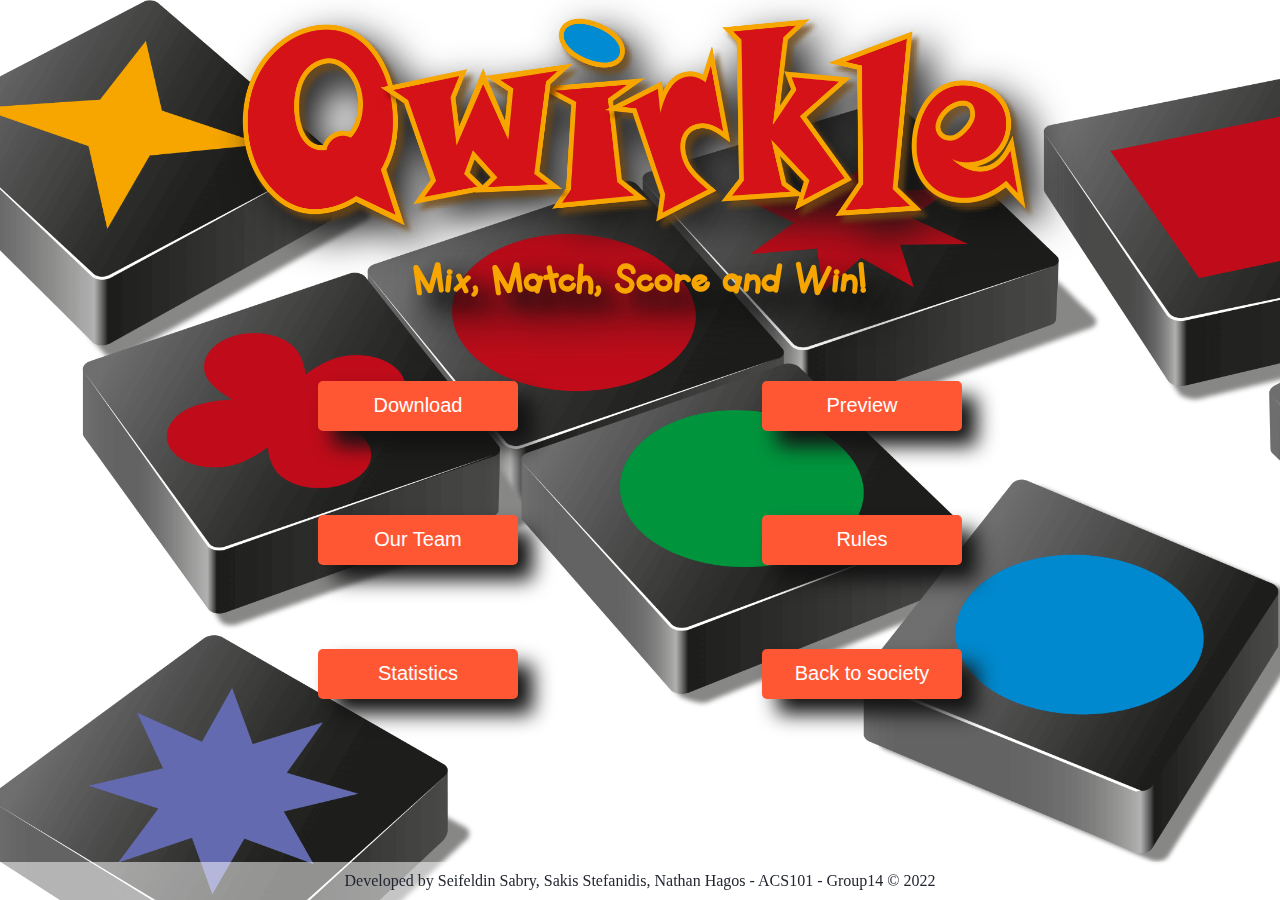
<file: index.html>
<!DOCTYPE html>
<html lang="en">
<head>
    <meta name="viewport" content="width=device-width, initial-scale=1.0"/>
    <meta charset="UTF-8">
    <link rel="stylesheet" type="text/css" href="css/index.css">
    <link rel="stylesheet" type="text/css" href="css/global.css">
    <script src="js/global.js" type="module"></script>
    <link rel="icon" href="/media/images/favicon.ico" type="image/ico">
    <title>Qwirkle Game</title>
</head>
<!--    Body-->
<body>
<!-- Header -->
<header>
    <div id="logout"><h2 id="h2-logout" class="hidden">Logout</h2></i></div>
    <!-- Logo -->
    <figure>
        <a class="logo-link" href="/">
            <img id="logo" src="./media/images/logoMAX.png" alt="Qwirkle_logo"></a>
    </figure>
</header>
<!-- Main body -->
<main>
    <h1 class="page-title">Mix, Match, Score and Win!</h1>
    <article>
        <div id="col1">
            <button onclick="location.href='download.html'" type="button" id="btn1">Download</button>
            <button onclick="location.href='our-team.html'" type="button" id="btn2">Our Team</button>
            <button onclick="location.href='statistics.html'" type="button" id="btn3">Statistics</button>
        </div>
        <div id="col2">
            <button onclick="location.href='preview.html'" type="button" id="btn4">Preview</button>
            <button onclick="location.href='rules.html'" type="button" id="btn5">Rules</button>
            <button onclick="location.href='back-to-society.html'" type="button" id="btn6">Back to society</button>
        </div>
    </article>
</main>
<!--    Footer-->
<footer>
    <p>Developed by Seifeldin Sabry, Sakis Stefanidis, Nathan Hagos - ACS101 - Group14 © 2022</p>
</footer>
</body>
</html>
</file>
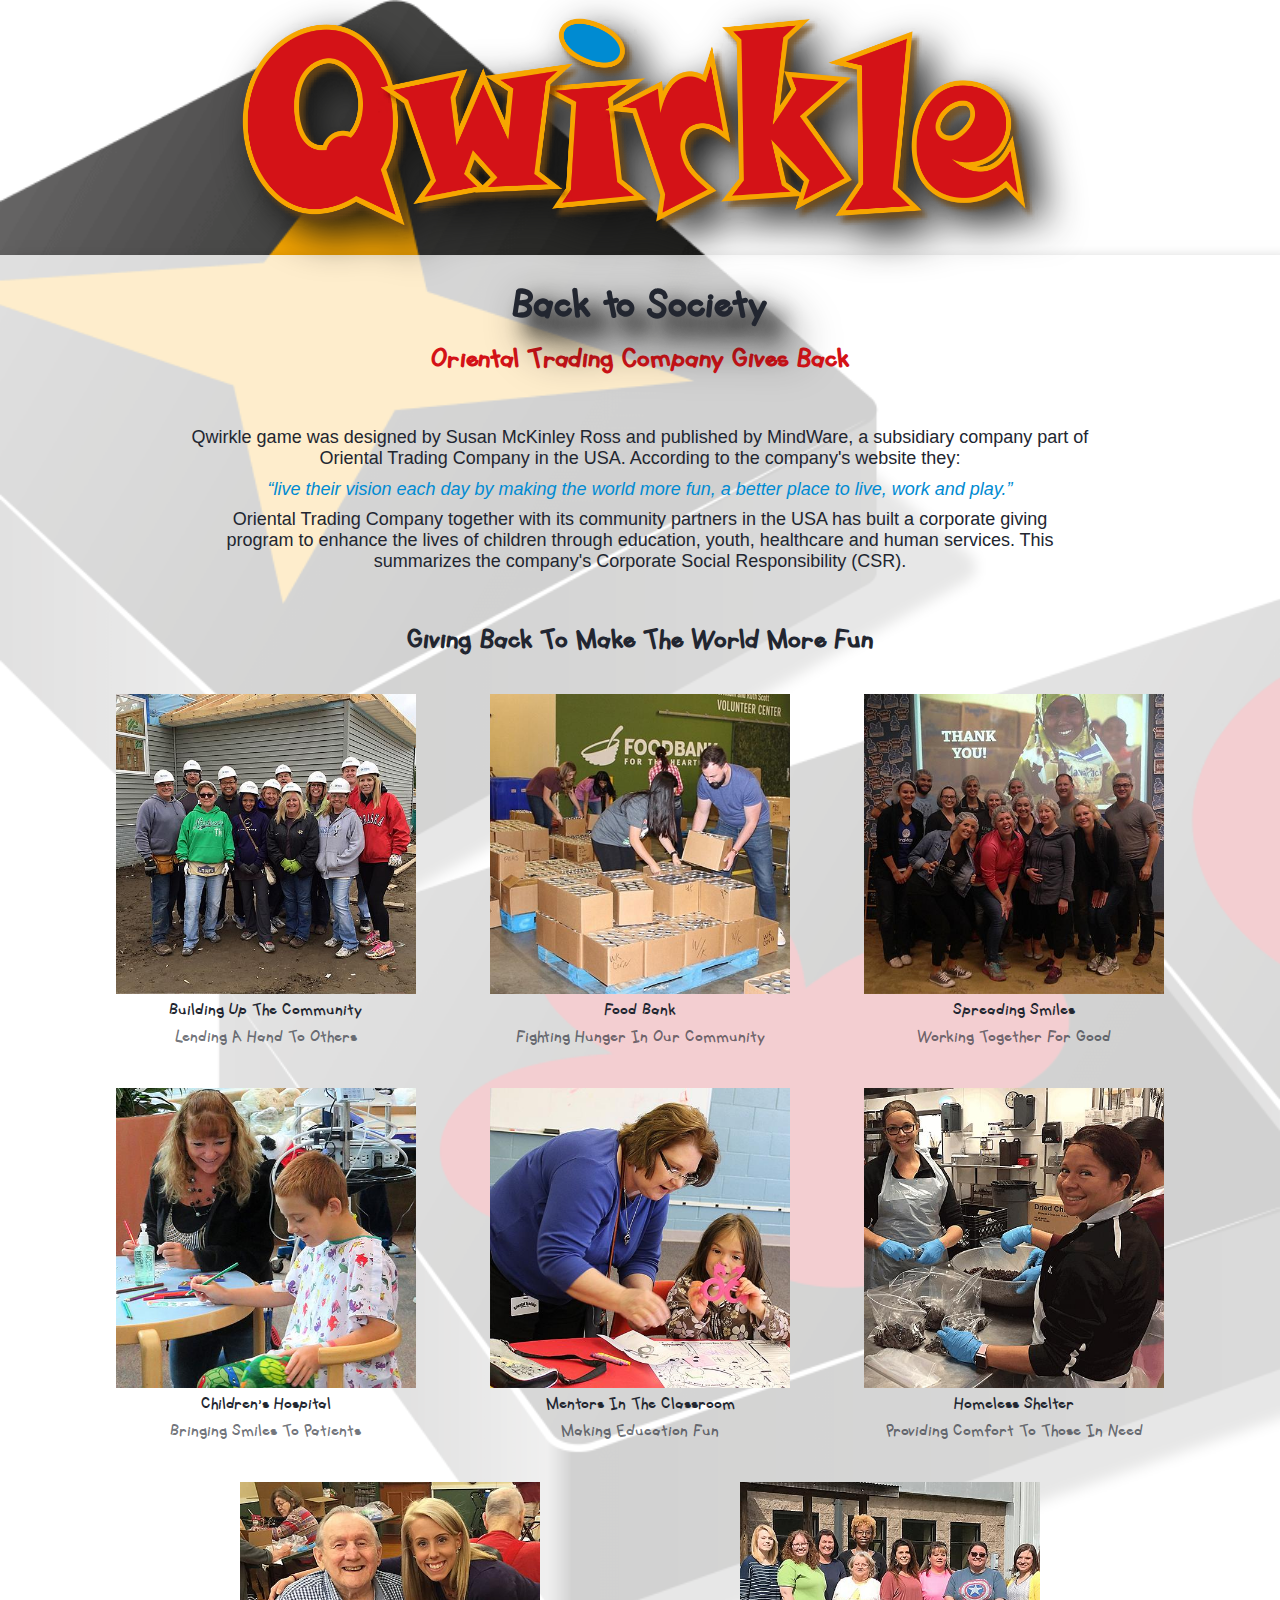
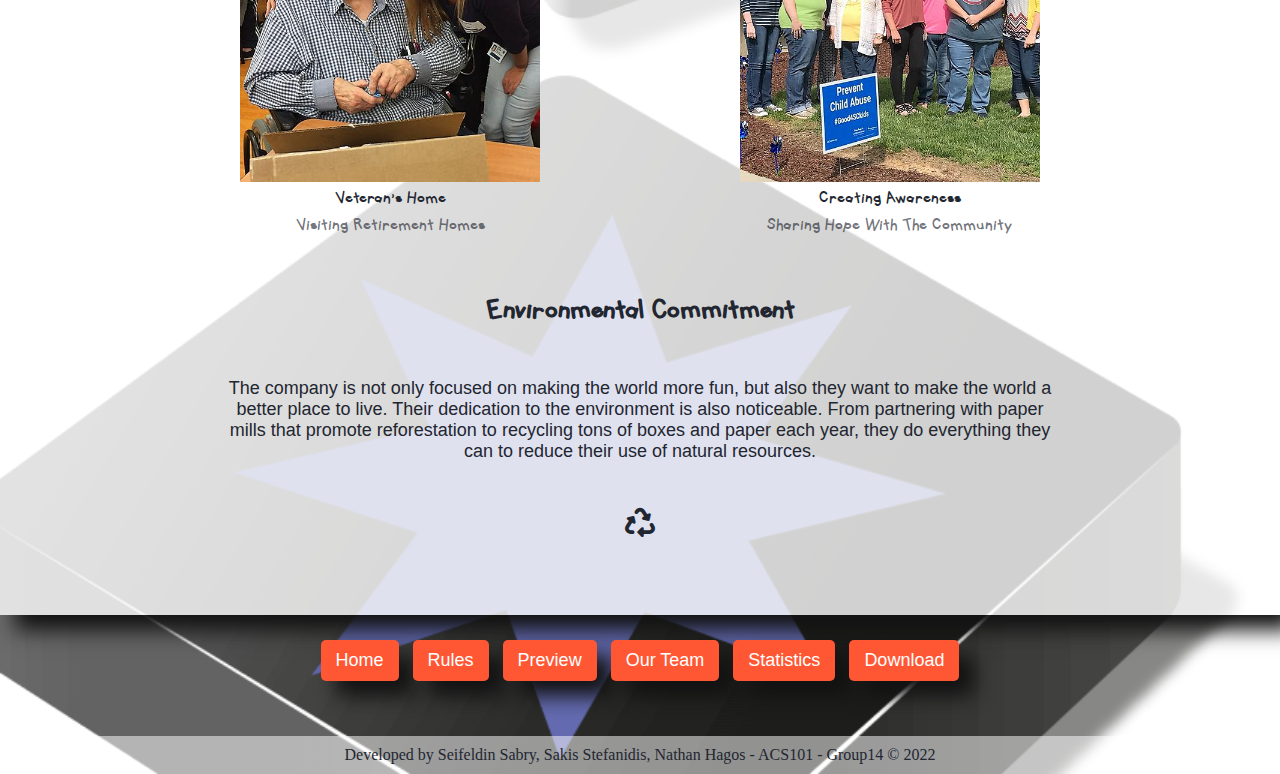
<file: back-to-society.html>
<!DOCTYPE html>
<html lang="en">
<head>
    <meta name="viewport" content="width=device-width, initial-scale=1.0"/>
    <meta charset="UTF-8">
    <link rel="stylesheet" href="css/global.css">
    <link rel="stylesheet" href="css/back-to-society.css">
    <script src="js/global.js" type="module"></script>
    <link rel="icon" href="/media/images/favicon.ico" type="image/ico">
    <title>Back to society</title>
</head>
<body>
<header>
    <div id="logout"><h2 id="h2-logout" class="hidden">Logout</h2></div>
    <!-- Logo -->
    <figure>
        <a class="logo-link" href="/">
            <img id="logo" src="./media/images/logoMAX.png" alt="Qwirkle_logo"></a>
    </figure>
</header>
<main>
    <!-- page content -->
    <article>
        <h1 class="page-title">Back to Society</h1>
        <h2 class="headline">Oriental Trading Company Gives Back</h2>
        <div class="main-container">
            <p>Qwirkle game was designed by Susan McKinley Ross and published by MindWare, a subsidiary company part of
                Oriental Trading Company in the USA. According to the company's website they:
                <q>live their vision each day by making the world more fun, a better place to live, work and play.</q>
                Oriental Trading Company together with its community partners in the USA has built a corporate giving
                program to enhance the lives of children through education, youth, healthcare and human services. This
                summarizes the company's Corporate Social Responsibility (CSR).</p>
            <h2>Giving Back To Make The World More Fun</h2>
            <div class="images">
                <figure><img src="media/images/habitH-giveBack.jpeg" alt="oriental trading company csr image">
                    <figurecaption>Building Up The Community</figurecaption>
                    <p class="secondaryCaption">Lending A Hand To Others</p>
                </figure>
                <figure><img src="media/images/foodBank-giveBack.jpeg" alt="oriental trading company csr image">
                    <figurecaption>Food Bank</figurecaption>
                    <p class="secondaryCaption">Fighting Hunger In Our Community</p>
                </figure>
                <figure><img src="media/images/giveBack-mindware.jpeg" alt="oriental trading company csr image">
                    <figurecaption>Spreading Smiles</figurecaption>
                    <p class="secondaryCaption">Working Together For Good</p>
                </figure>
                <figure><img src="media/images/childrens-giveBack.jpeg" alt="oriental trading company csr image">
                    <figurecaption>Children's Hospital</figurecaption>
                    <p class="secondaryCaption">Bringing Smiles To Patients</p>
                </figure>
                <figure><img src="media/images/boysGirls-giveBack.jpeg" alt="oriental trading company csr image">
                    <figurecaption>Mentors In The Classroom</figurecaption>
                    <p class="secondaryCaption">Making Education Fun</p>
                </figure>
                <figure><img src="media/images/openDoor-giveBack.jpeg" alt="oriental trading company csr image">
                    <figurecaption>Homeless Shelter</figurecaption>
                    <p class="secondaryCaption">Providing Comfort To Those In Need</p>
                </figure>
                <figure><img src="media/images/vets-giveBack.jpeg" alt="oriental trading company csr image">
                    <figurecaption>Veteran's Home</figurecaption>
                    <p class="secondaryCaption">Visiting Retirement Homes</p>
                </figure>
                <figure><img src="media/images/hope-giveBack.jpeg" alt="oriental trading company csr image">
                    <figurecaption>Creating Awareness</figurecaption>
                    <p class="secondaryCaption">Sharing Hope With The Community</p>
                </figure>
            </div>
            <h2>Environmental Commitment</h2>
            <p id="last-paragraph">The company is not only focused on making the world more fun, but also they want to make the world a
                better place to live. Their dedication to the environment is also noticeable. From partnering with paper
                mills that promote reforestation to recycling tons of boxes and paper each year, they do everything they
                can to reduce their use of natural resources.</p>
        </div>
    </article>
    <!--    Navigation menu-->
    <nav class="bottom-menu">
        <a href="/">Home</a>
        <a href="rules.html">Rules</a>
        <a href="preview.html">Preview</a>
        <a href="our-team.html">Our Team</a>
        <a href="statistics.html">Statistics</a>
        <a href="download.html">Download</a>
    </nav>
</main>
<!--    Footer-->
<footer>
    <p>Developed by Seifeldin Sabry, Sakis Stefanidis, Nathan Hagos - ACS101 - Group14 © 2022</p>
</footer>
</body>
</html>
</file>
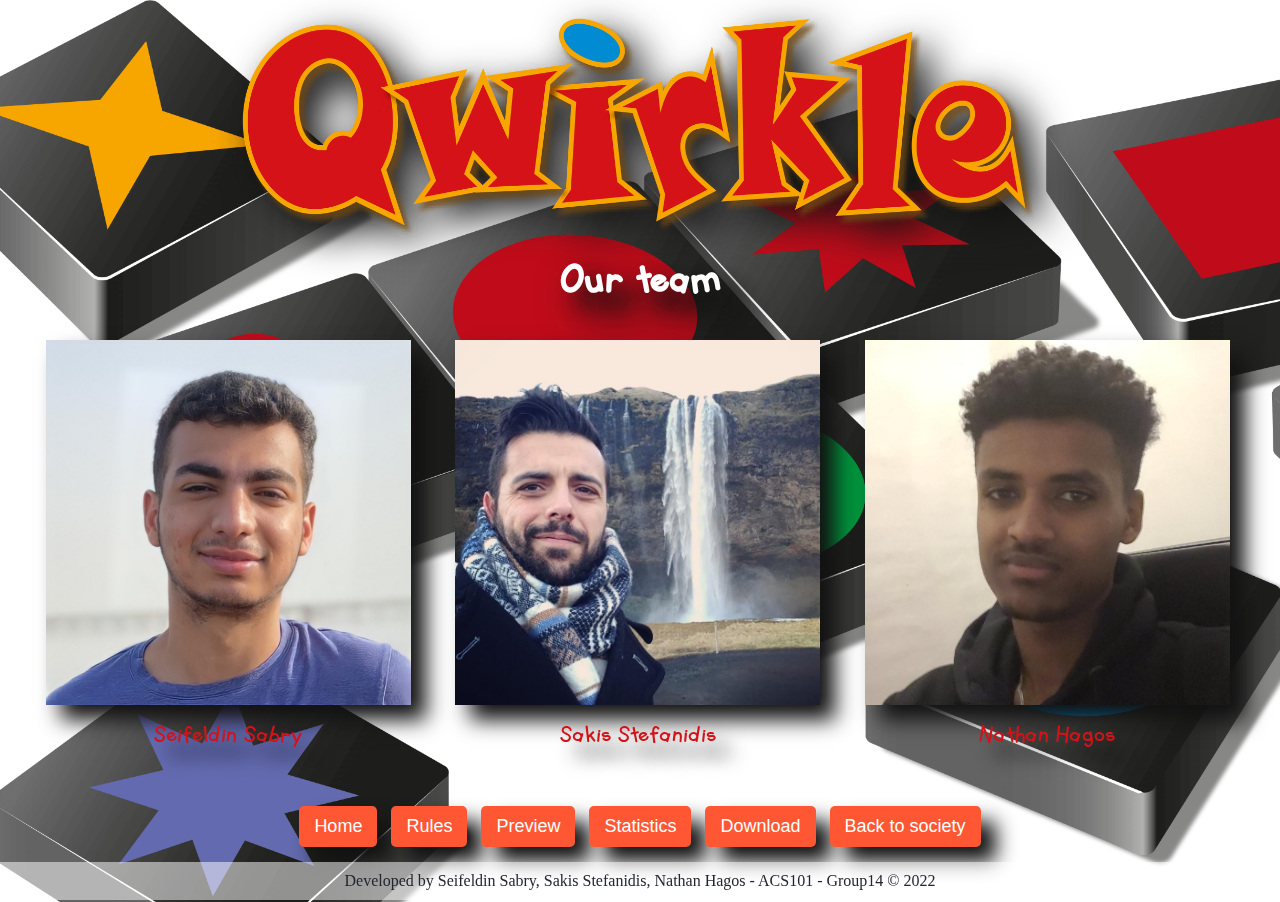
<file: our-team.html>
<!DOCTYPE html>
<html lang="en">
<head>
    <meta name="viewport" content="width=device-width, initial-scale=1.0"/>
    <meta charset="UTF-8">
    <link rel="stylesheet" href="css/global.css">
    <link rel="stylesheet" href="css/our-team.css">
    <script src="js/global.js" type="module"></script>
    <link rel="icon" href="/media/images/favicon.ico" type="image/ico">
    <title>Our Team</title>
</head>
<body>
<header>
    <div id="logout"><h2 id="h2-logout" class="hidden">Logout</h2></div>
    <!-- Logo -->
    <figure>
        <a class="logo-link" href="/">
            <img id="logo" src="./media/images/logoMAX.png" alt="Qwirkle_logo"></a>
    </figure>
</header>
<main>
    <article>
        <h1 class="page-title">Our team</h1>
        <div>
            <div id="left-col" class="flip-box">
                <div class="flip-box-inner">
                    <div class="flip-box-front">
                        <figure><img src="media/images/seif-portrait.jpg" alt="Seif's photo" id="img1">
                            <figurecaption>Seifeldin Sabry</figurecaption>
                        </figure>
                    </div>
                    <div class="flip-box-back">
                        <h2>Seifeldin Sabry</h2>
                        <p id="roles1">Java developer
                            Webserver
                            Relational Database
                            Rule Based AI
                            JavaScript Developer
                            Project Manager
                        </p>
                    </div>
                </div>
            </div>
            <div id="central-col" class="flip-box">
                <div class="flip-box-inner">
                    <div class="flip-box-front">
                        <figure><img src="media/images/sakis-portrait.jpeg" alt="Sakis' photo" id="img2">
                            <figurecaption>Sakis Stefanidis</figurecaption>
                        </figure>
                    </div>
                    <div class="flip-box-back">
                        <h2>Sakis Stefanidis</h2>
                        <p id="roles2">JavaFX developer
                            Website developer
                            Statistics/GUI
                            Quality control
                            Code testing</p>
                    </div>
                </div>
            </div>
            <div id="right-col" class="flip-box">
                <div class="flip-box-inner">
                    <div class="flip-box-front">
                        <figure><img src="media/images/nathan-portrait.jpg" alt="Nathan's photo" id="img3">
                            <figurecaption>Nathan Hagos</figurecaption>
                        </figure>
                    </div>
                    <div class="flip-box-back">
                        <h2>Nathan Hagos</h2>
                        <p id="roles3">Domain Design</p>
                    </div>
                    <i class="fa-solid fa-user"></i>
                </div>
            </div>
        </div>
    </article>
    <!--    Navigation menu-->
    <nav class="bottom-menu">
        <a href="/">Home</a>
        <a href="rules.html">Rules</a>
        <a href="preview.html">Preview</a>
        <a href="statistics.html">Statistics</a>
        <a href="download.html">Download</a>
        <a href="back-to-society.html">Back to society</a>
    </nav>
</main>
<!--    Footer-->
<footer>
    <p>Developed by Seifeldin Sabry, Sakis Stefanidis, Nathan Hagos - ACS101 - Group14 © 2022</p>
</footer>
</body>
</html>
</file>
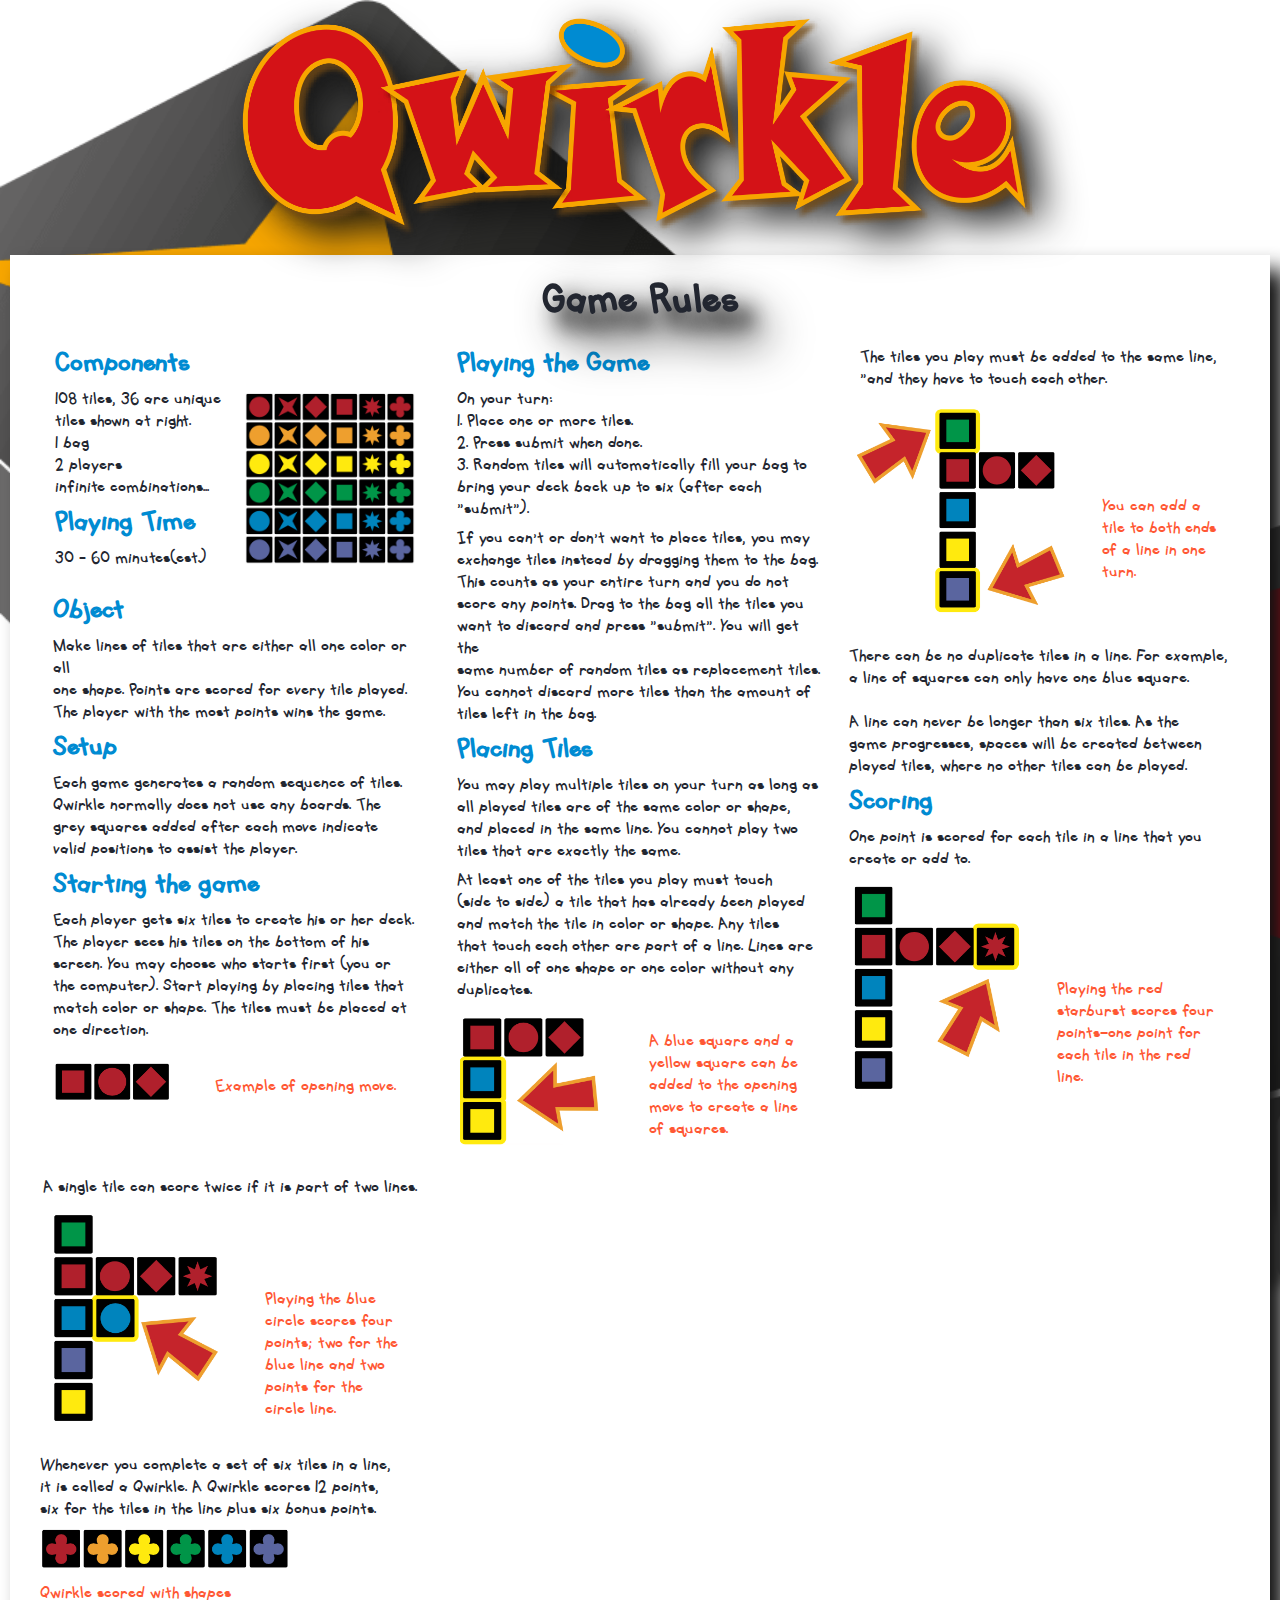
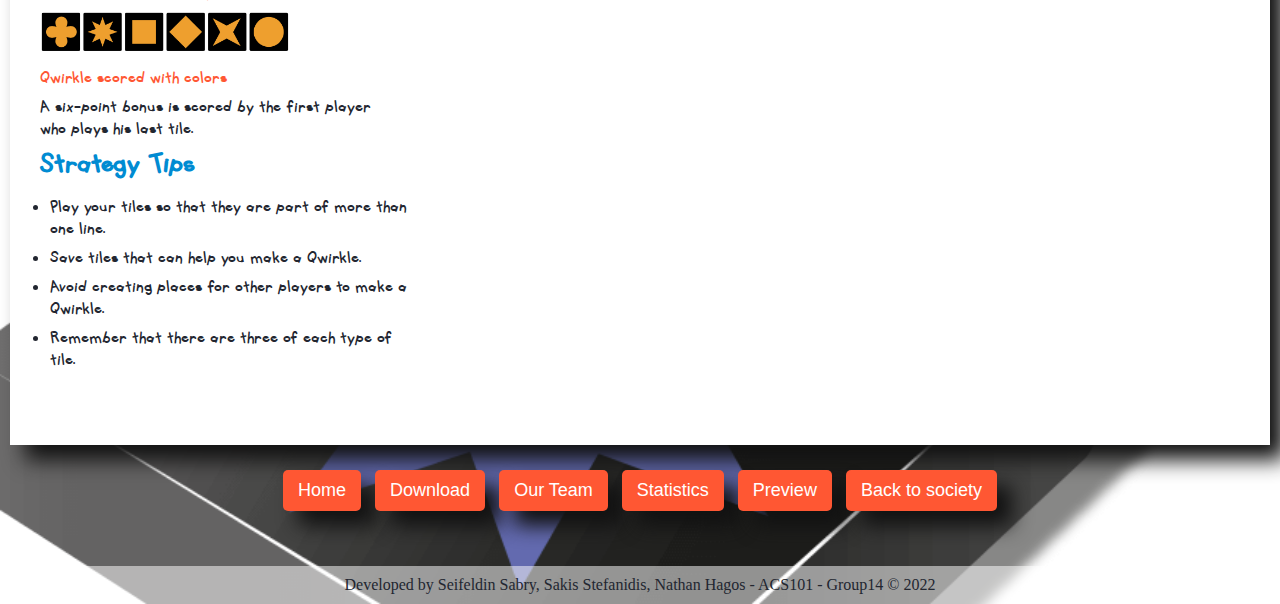
<file: rules.html>
<!DOCTYPE html>
<html lang="en">
<head>
    <meta name="viewport" content="width=device-width, initial-scale=1.0"/>
    <meta charset="UTF-8">
    <link rel="stylesheet" type="text/css" href="css/rules.css">
    <link rel="stylesheet" type="text/css" href="css/global.css">
    <script src="js/global.js" type="module"></script>
    <link rel="icon" href="/media/images/favicon.ico" type="image/ico">
    <title>Rules</title>
</head>
<!--    Body-->
<body>
<!-- Header -->
<header>
    <div id="logout"><h2 id="h2-logout" class="hidden">Logout</h2></div>
    <!-- Logo -->
    <figure>
        <a class="logo-link" href="/">
            <img id="logo" src="./media/images/logoMAX.png" alt="Qwirkle_logo"></a>
    </figure>
</header>
<!-- Main body -->
<main>
    <article>
        <h1 class="page-title">Game Rules</h1>
        <div class="main-column">
            <div class="rules-column">
                <div class="inner-column">
                    <h2>Components</h2>
                    <p>108 tiles, 36 are unique
                        tiles shown at right.
                        1 bag
                        2 players
                        infinite combinations...</p>
                    <h2>Playing Time</h2>
                    <p>30 - 60 minutes(est.)</p>
                </div>
                <div>
                    <figure class="rules-image"><img src="media/images/vb1_1.png" alt="qwirkle rules image"></figure>
                </div>
                <div class="rules-full-line" id="main-paragraph">
                    <h2>Object</h2>
                    <p>Make lines of tiles that are either all one color or all
                        one shape. Points are scored for every tile played.
                        The player with the most points wins the game.</p>
                    <h2>Setup</h2>
                    <p>Each game generates a random sequence of tiles.
                        Qwirkle normally does not use any boards. The
                        grey squares added after each move indicate
                        valid positions to assist the player.</p>
                    <h2>Starting the game</h2>
                    <p>Each player gets six tiles to create his or her deck.
                        The player sees his tiles on the bottom of his
                        screen. You may choose who starts first (you or
                        the computer). Start playing by placing tiles that
                        match color or shape. The tiles must be placed at
                        one direction.</p>
                </div>
                <div class="inner-column">
                    <figure class="rules-image"><img src="media/images/vb1_2.png" alt="" id="vb1_2"></figure>
                </div>
                <div class="inner-column">
                    <p class="img-label">Example of opening move.</p>
                </div>
            </div>
        </div>
        <div class="main-column">
            <div class="rules-column">
                <div class="rules-full-line" id="second-paragraph">
                    <h2>Playing the Game</h2>
                    <p>On your turn:
                        1. Place one or more tiles.
                        2. Press submit when done.
                        3. Random tiles will automatically fill your bag to
                        bring your deck back up to six (after each "submit").</p>
                    <p>If you can’t or don’t want to place tiles, you may
                        exchange tiles instead by dragging them to the bag.
                        This counts as your entire turn and you do not
                        score any points. Drag to the bag all the tiles you
                        want to discard and press "submit". You will get the
                        same number of random tiles as replacement tiles.
                        You cannot discard more tiles than the amount of
                        tiles left in the bag.</p>
                    <h2>Placing Tiles</h2>
                    <p>You may play multiple tiles on your turn as long as
                        all played tiles are of the same color or shape,
                        and placed in the same line. You cannot play two
                        tiles that are exactly the same.</p>
                    <p>At least one of the tiles you play must touch
                        (side to side) a tile that has already been played
                        and match the tile in color or shape. Any tiles
                        that touch each other are part of a line. Lines are
                        either all of one shape or one color without any
                        duplicates.</p>
                </div>
                <div class="inner-column">
                    <figure class="rules-image"><img src="media/images/hbvb2.png" alt="" id="hbvb2"></figure>
                </div>
                <div class="inner-column">
                    <p class="img-label" id="second-img-label">A blue square and a
                        yellow square can be
                        added to the opening
                        move to create a line
                        of squares.</p>
                </div>
            </div>
        </div>
        <div class="main-column">
            <div class="rules-column">
                <div class="rules-full-line" id="third-paragraph">
                    <p>The tiles you play must be added to the same line,
                        "and they have to touch each other.</p>
                </div>
                <div class="inner-column">
                    <figure class="rules-image"><img src="media/images/hbvb3_1.png" alt="" id="hbvb3_1"></figure>
                </div>
                <div class="inner-column">
                    <p class="img-label" id="third-image-label">You can add a
                        tile to both ends
                        of a line in one
                        turn.</p>
                </div>
                <div class="rules-full-line" id="forth-paragraph">
                    <p>There can be no duplicate tiles in a line. For example,
                        a line of squares can only have one blue square.

                        A line can never be longer than six tiles. As the
                        game progresses, spaces will be created between
                        played tiles, where no other tiles can be played.</p>
                    <h2>Scoring</h2>
                    <p>One point is scored for each tile in a line that you
                        create or add to.</p>
                </div>
                <div class="inner-column">
                    <figure class="rules-image"><img src="media/images/hbvb3_2.png" alt="" id="hbvb3_2"></figure>
                </div>
                <div class="inner-column">
                    <p class="img-label" id="third-img-label">Playing the red
                        starburst scores four
                        points—one point for
                        each tile in the red
                        line.</p>
                </div>
            </div>
        </div>
        <div class="main-column">
            <div class="rules-column">
                <div class="rules-full-line" id="fifth-paragraph">
                    <p>A single tile can score twice if it is part of two lines.</p>
                </div>
                <div class="inner-column">
                    <figure class="rules-image"><img src="media/images/hbvb4_1.png" alt="" id="hbvb4_1"></figure>
                </div>
                <div class="inner-column">
                    <p class="img-label" id="forth-img-label">Playing the blue
                        circle scores four
                        points; two for the
                        blue line and two
                        points for the
                        circle line.</p>
                </div>
                <div class="rules-full-line" id="sixth-paragraph">
                    <p>Whenever you complete a set of six tiles in a line,
                        it is called a Qwirkle. A Qwirkle scores 12 points,
                        six for the tiles in the line plus six bonus points.</p>
                    <figure class="rules-image"><img src="media/images/vbox4_1_2.png" alt="" id="vbox4_1_2"></figure>
                    <p class="img-label" id="forth-image-label">Qwirkle scored with shapes</p>
                    <figure class="rules-image"><img src="media/images/vbox4_2_1.png" alt="" id="vbox4_2_1"></figure>
                    <p class="img-label" id="fifth-image-label">Qwirkle scored with colors</p>
                    <p>A six-point bonus is scored by the first player
                        who plays his last tile.</p>
                    <h2>Strategy Tips</h2>
                    <ul>
                        <li>Play your tiles so that they are part of more than one line.</li>
                        <li>Save tiles that can help you make a Qwirkle.</li>
                        <li>Avoid creating places for other players to make a Qwirkle.</li>
                        <li>Remember that there are three of each type of tile.</li>
                    </ul>
                </div>
            </div>
        </div>
    </article>
    <!--    Navigation menu-->
    <nav class="bottom-menu">
        <a href="/">Home</a>
        <a href="download.html">Download</a>
        <a href="our-team.html">Our Team</a>
        <a href="statistics.html">Statistics</a>
        <a href="preview.html">Preview</a>
        <a href="back-to-society.html">Back to society</a>
    </nav>
</main>
<!--    Footer-->
<footer>
    <p>Developed by Seifeldin Sabry, Sakis Stefanidis, Nathan Hagos - ACS101 - Group14 © 2022</p>
</footer>
</body>
</html>
</file>
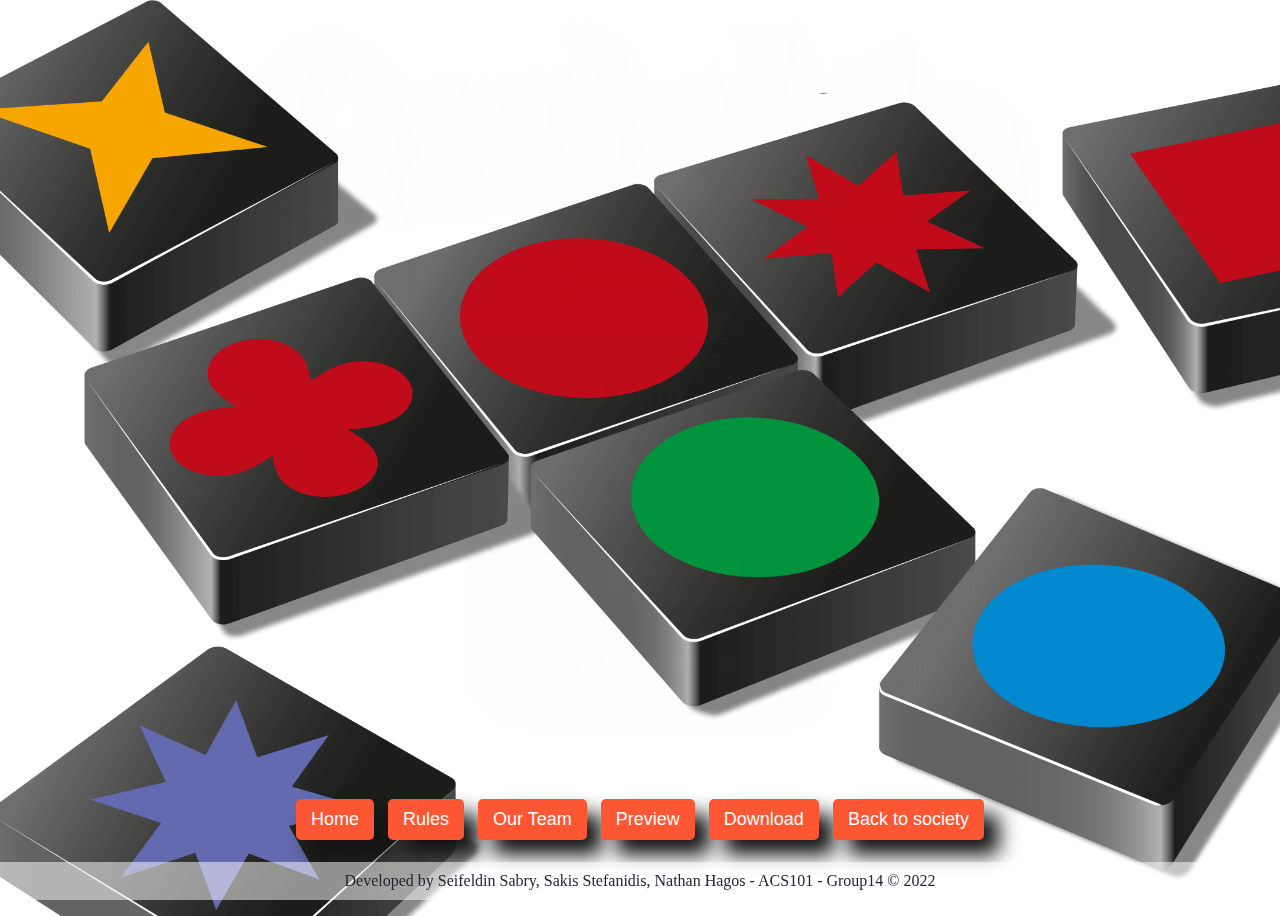
<file: statistics-logged.html>
<!DOCTYPE html>
<html lang="en">
<head>
    <meta name="viewport" content="width=device-width, initial-scale=1.0"/>
    <meta charset="UTF-8">
    <link rel="stylesheet" href="css/global.css">
    <link rel="stylesheet" href="css/statistics-logged.css">
    <script src="js/statistics-logged.js" type="module"></script>
    <script src="js/global.js" type="module"></script>
    <link rel="icon" href="/media/images/favicon.ico" type="image/ico">
    <title>Statistics</title>
</head>
<body>
<header>
    <div id="logout"><h2 id="h2-logout" class="hidden">Logout</h2></div>
    <!-- Logo -->
    <figure>
        <a class="logo-link" href="/">
            <img id="logo" src="./media/images/logoMAX.png" alt="Qwirkle_logo"></a>
    </figure>
</header>
<main>
    <article>
        <h1 class="page-title">Statistics</h1>
        <div id="form-container">
            <p>Search in our database</p>
            <form id="query">
                <div id="name-list" class="dropdown-check-list" tabindex="100">
                    <span class="anchor">Select Player Names</span>
                    <ul class="checkbox-list">
                    </ul>
                </div>
                <label for="dateBefore">Search Games before Date: </label>
                <input type="date" id="dateBefore">
                <label for="dateAfter">Search games after Date:</label>
                <input type="date" id="dateAfter">
                <label for="score">Score</label>
                <select name="scoreFilter" id="score-criteria">
                    <option value="Above">Above</option>
                    <option value="Equal">Equal</option>
                    <option value="Below">Below</option>
                </select>
                <input type="number" id="score">
                <label for="avgTime">AverageTime</label>
                <select name="avgTime" id="avg-criteria">
                    <option value="Above">Above</option>
                    <option value="Equal">Equal</option>
                    <option value="Below">Below</option>
                </select>
                <input type="number" id="avgTime">
                <div id="difficulty" class="dropdown-check-list" tabindex="100">
                    <span class="anchor">Game Difficulty: </span>
                    <ul class="checkbox-list">
                        <li><input type="checkbox" value="AI">AI</li>
                        <li><input type="checkbox" value="EASY">Easy</li>
                    </ul>
                </div>
                <div id="game-outcome" class="dropdown-check-list" tabindex="100">
                    <span class="anchor">Game Outcome</span>
                    <ul class="checkbox-list">
                        <li><input type="checkbox" value="win">Win</li>
                        <li><input type="checkbox" value="loss">Loss</li>
                    </ul>
                </div>
                <button type="submit">Search</button>
            </form>
            <p>Search based on Player's data</p>
        </div>
        <div id="overlay" class="hidden">
            <div id="search-result-container" class="hidden">
                <table id="search-result">
                    <h2>Search Results</h2>
                    <!--    Filled data with javascript-->
                </table>
            </div>
        </div>
    </article>
    <!--    Navigation menu-->
    <nav class="bottom-menu">
        <a href="/">Home</a>
        <a href="rules.html">Rules</a>
        <a href="our-team.html">Our Team</a>
        <a href="preview.html">Preview</a>
        <a href="download.html">Download</a>
        <a href="back-to-society.html">Back to society</a>
    </nav>
</main>
<!--    Footer-->
<footer>
    <p>Developed by Seifeldin Sabry, Sakis Stefanidis, Nathan Hagos - ACS101 - Group14 © 2022</p>
</footer>
</body>
</html>
</file>
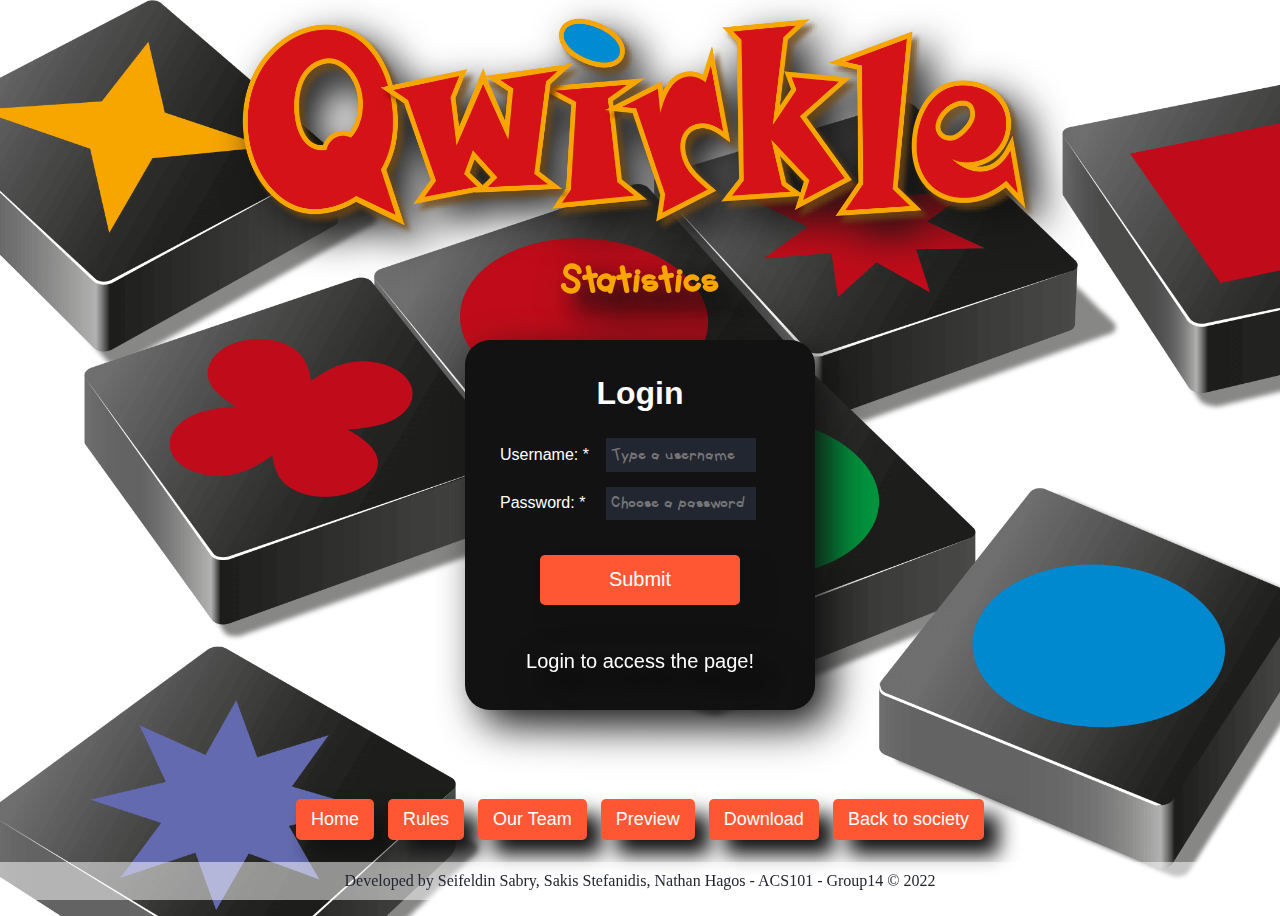
<file: statistics.html>
<!DOCTYPE html>
<html lang="en">
<head>
    <meta name="viewport" content="width=device-width, initial-scale=1.0"/>
    <meta charset="UTF-8">
    <link rel="stylesheet" href="css/global.css">
    <link rel="stylesheet" href="css/statistics.css">
    <script src="js/statistics.js" type="module"></script>
    <link rel="icon" href="/media/images/favicon.ico" type="image/ico">
    <title>Statistics</title>
</head>
<body>
<header>
    <div id="logout"><h2 id="h2-logout" class="hidden">Logout</h2></div>
    <!-- Logo -->
    <div>
        <figure>
            <a class="logo-link" href="/">
                <img id="logo" src="./media/images/logoMAX.png" alt="Qwirkle_logo"></a>
        </figure>
    </div>
</header>
<main>
    <article>
        <h1 class="page-title">Statistics</h1>
        <div id="form-container">
            <h2>Login</h2>
            <form action="/statistics-logged.html" method="GET">
                <ul>
                    <li>
                        <label for="username">Username: *</label>
                        <input type="text" id="username" name="username" placeholder="Type a username" required>
                    </li>
                    <li>
                        <label for="password">Password: *</label>
                        <input type="text" id="password" name="password" placeholder="Choose a password" required>
                    </li>
                    <li class="button">
                        <button type="submit">Submit</button>
                    </li>
                </ul>
            </form>
            <p class="hidden" id="credentials">Invalid Credentials</p>
            <p id="form-text">Login to access the page!</p>
        </div>
    </article>
    <!--    Navigation menu-->
    <nav class="bottom-menu">
        <a href="/">Home</a>
        <a href="rules.html">Rules</a>
        <a href="our-team.html">Our Team</a>
        <a href="preview.html">Preview</a>
        <a href="download.html">Download</a>
        <a href="back-to-society.html">Back to society</a>
    </nav>
</main>
<!--    Footer-->
<footer>
    <p>Developed by Seifeldin Sabry, Sakis Stefanidis, Nathan Hagos - ACS101 - Group14 © 2022</p>
</footer>
</body>
</html>
</file>
<file: css/index.css>
#col1, #col2 {
    max-width: 200px;
    margin: auto;
    display: inline-block;
}
article {
    max-width: 900px;
    margin: auto;
    padding: 5% 10% 0 10%;
}
#btn1 {
    animation: fadeIn 1s;
    -webkit-animation: fadeIn 1s;
    -moz-animation: fadeIn 1s;
    -o-animation: fadeIn 1s;
    -ms-animation: fadeIn 1s;
}
#btn2 {
    animation: fadeIn 1.5s;
    -webkit-animation: fadeIn 1.5s;
    -moz-animation: fadeIn 1.5s;
    -o-animation: fadeIn 1.5s;
    -ms-animation: fadeIn 1.5s;
}

#btn3 {
    animation: fadeIn 2s;
    -webkit-animation: fadeIn 2s;
    -moz-animation: fadeIn 2s;
    -o-animation: fadeIn 2s;
    -ms-animation: fadeIn 2s;
}
#btn4 {
    animation: fadeIn 2.5s;
    -webkit-animation: fadeIn 2.5s;
    -moz-animation: fadeIn 2.5s;
    -o-animation: fadeIn 2.5s;
    -ms-animation: fadeIn 2.5s;
}

#btn5 {
    animation: fadeIn 3s;
    -webkit-animation: fadeIn 3s;
    -moz-animation: fadeIn 3s;
    -o-animation: fadeIn 3s;
    -ms-animation: fadeIn 3s;
}

#btn6 {
    animation: fadeIn 3.5s;
    -webkit-animation: fadeIn 3.5s;
    -moz-animation: fadeIn 3.5s;
    -o-animation: fadeIn 3.5s;
    -ms-animation: fadeIn 3.5s;
}
@media only screen and (min-width:  505px){
    #col2 {
        float: right;
    }
}

@media only screen and (max-width:  504px){
    article {
        width: 200px;
        padding: 50px 0 0 0;
    }
    button {
        margin-bottom: 18% !important;
    }
}
footer {
    position: fixed !important;
}
html {
    height: 100vh !important;
}
body > main {
    margin-bottom: 0 !important;
}
h1.page-title {
    color: #f7a601;
    animation: fadeIn 2s;
    -webkit-animation: fadeIn 2s;
    -moz-animation: fadeIn 2s;
    -o-animation: fadeIn 2s;
    -ms-animation: fadeIn 2s;
    -webkit-filter: drop-shadow(15px 15px 20px #121212);
    filter: drop-shadow(15px 15px 20px #121212);
    text-shadow: 15px 15px 20px #121212;
}
</file>
<file: css/global.css>
/*** Global attributes ***/
/*** Fonts ***/
@font-face {
    font-family: 'kg_primary_whimsyregular';
    src: url('/fonts/kgprimarywhimsy-webfont.woff2') format('woff2'),
    url('/fonts/kgprimarywhimsy-webfont.woff') format('woff');
    font-weight: normal;
    font-style: normal;

}
@font-face {
    font-family: "Font Awesome 5 Brands";
    font-display: block;
    font-weight: 400;
    src: url("/fonts/fa-regular-400.woff2") format("woff2"),
    url("/fonts/fa-regular-400.ttf") format("truetype");
}
@font-face {
    font-family: "Font Awesome 5 Brands";
    font-display: block;
    font-weight: 400;
    src: url("/fonts/fa-brands-400.woff2") format("woff2"),
    url("/fonts/fa-brands-400.ttf") format("truetype");
}

@font-face {
    font-family: "Font Awesome 5 Free";
    font-display: block;
    font-weight: 900;
    src: url("/fonts/fa-solid-900.woff2") format("woff2"),
    url("/fonts/fa-solid-900.ttf") format("truetype");
}
html {
    margin: 0;
    box-sizing: border-box;
}

body, html {
    display: block;
}
h1, h2, p, div, a, figurecaption {
    color: #222630;
    font-family: 'kg_primary_whimsyregular';
}
p, figurecaption, li {
    font-size: 20px;
}
h2 {
    font-size: 2em;
}
a {
    font-size: 18px;
    text-decoration: none;
}
*, *::before, *::after {
    box-sizing: inherit;
}
/*** Header ***/
#logo {
    display: block;
    margin: auto;
    max-width: 800px;
    width: 100%;
    height: auto;
    min-width: 200px;
    animation: fadeIn 2s;
    -webkit-animation: fadeIn 2s;
    -moz-animation: fadeIn 2s;
    -o-animation: fadeIn 2s;
    -ms-animation: fadeIn 2s;
    -webkit-filter: drop-shadow(15px 15px 20px #121212);
    filter: drop-shadow(15px 15px 20px #121212);
}
body > header > figure {
    margin: 0;
    padding: 16px;
}
.logo-link {
    max-width: 800px;
    display: block;
    margin: auto;
}
@keyframes fadeIn {
    0% {opacity:0;}
    100% {opacity:1;}
}

@-moz-keyframes fadeIn {
    0% {opacity:0;}
    100% {opacity:1;}
}

@-webkit-keyframes fadeIn {
    0% {opacity:0;}
    100% {opacity:1;}
}

@-o-keyframes fadeIn {
    0% {opacity:0;}
    100% {opacity:1;}
}

@-ms-keyframes fadeIn {
    0% {opacity:0;}
    100% {opacity:1;}
}
/*** Body ***/
body {
    margin: 0;
    min-height: 100vh;
    background-image: url("../media/images/tiles3D_min.png");
    background-repeat: no-repeat;
    height: auto;
    -webkit-background-size: cover;
    -moz-background-size: cover;
    -o-background-size: cover;
    background-size: cover;
}
button {
    display: inline-block;
    width: 200px;
    height: 50px;
    background-color: #FF5733;
    color: #fff;
    border-color: transparent;
    font-size: 20px;
    border-radius: 5px;
    box-shadow: 15px 15px 20px #121212;
    margin-bottom: 42%;
}

button:hover {
    cursor: pointer;
    transform: scale(1.1);
}
/***Menu***/
.bottom-menu {
    text-align: center;
}
nav.bottom-menu * {
    margin: 5px;
    background-color: #FF5733;
    color: #fff;
    border-color: transparent;
    font-size: 18px;
    border-radius: 5px;
    box-shadow: 15px 15px 20px #121212;
    padding: 10px 15px;
    font-family: Arial;
    display: inline-block;
}
nav.bottom-menu *:hover {
    color: #008bd2;
}
nav.bottom-menu {
    margin-top: 20px;
}
body > main > article > nav > a:hover {
    cursor: pointer;
    color: #222630;
}
/***Footer***/
body > footer > p {
    margin: 0;
    font-family: "American Typewriter";
    padding: 0 10px 0 10px;
    font-size: 16px;
}

footer {
    position: static;
    bottom:0;
    left:0;
    padding: 10px 0;
    font-size: 20px;
    text-align: center;
    width:100%;
    background: rgba(255, 255, 255, 0.52);
}
body > main {
    padding-bottom: 50px;
}

article {
    animation: fadeIn 2s;
    -webkit-animation: fadeIn 2s;
    -moz-animation: fadeIn 2s;
    -o-animation: fadeIn 2s;
    -ms-animation: fadeIn 2s;
}
h1.page-title {
    padding: 0 10px 10px;
    text-align: center;
    font-size: 3em;
    margin: 0;
    font-family: 'kg_primary_whimsyregular';
    -webkit-filter: drop-shadow(15px 15px 20px #121212);
    filter: drop-shadow(15px 15px 20px #121212);
    text-shadow: 15px 15px 20px #121212;
}
@media only screen and (max-width:  706px){
    body > main {
        padding-bottom: 80px;
    }
    #logout {
        right: 20px !important;
    }
    #h2-logout {
        font-size: 1.5em !important;
    }
    .logo-link {
        margin: 0 20% !important;
    }
}
@media only screen and (max-width: 1098px) {
    .logo-link {
        margin: 0 150px;
    }
}

.hidden{
    display: none;
}
#logout {
    position: absolute;
    right: 50px;
    top: 0;
    cursor: pointer;
    display: inline-block;
    z-index: 9;
}
#logout > h2:hover {
    color: red;
}
#h2-logout {
    color: #008bd2;
    font-family: 'kg_primary_whimsyregular';
}
#h2-logout::after {
    line-height: 42px;
    font-size: 28px;
    content: "\f08b";
    font-family: 'Font Awesome 5 Free';
    margin-left: 10px;
}
</file>
<file: css/back-to-society.css>
article {
    max-width: 1440px;
    padding: 2% 4% 2%;
    background: rgba(255, 255, 255, 0.8);
    margin: auto;
    box-shadow: 15px 15px 20px #121212;
}
h2.headline {
    margin-top: 0;
    color: #d41217;
}
h1.page-title, h2.headline, .main-container > p, .main-container > h2 {
    text-align: center;
    padding-left: 2%;
    padding-right: 2%;
}
.main-container > p {
    padding: 2%;
    font-family: Arial;
    font-size: 18px;
    white-space: pre-line;
}
q {
    color: #008bd2;
    font-style: italic;
    line-height: 40px;
}
article img, article figure {
    max-width: 300px;
    display: inline-block;
}
figure {
    margin: 10px
}
figurecaption, p.secondaryCaption {
    display: block;
    text-align: center;
}
p.secondaryCaption {
    color: rgba(34, 38, 48, 0.65);
    margin-top: 5px;
}
#last-paragraph::after {
    content: "\f1b8";
    font-family: 'Font Awesome 5 Free';
    margin-left: 10px;
    text-shadow: none;
    font-size: 30px;
    position: relative;
    bottom: 10px;
    display: block;
    margin: 5% 4% 0;
}
.images {
    display: flex;
    flex-wrap: wrap;
    justify-content: space-evenly;
}
</file>
<file: css/our-team.css>
footer {
    position: fixed !important;
}
article {
    max-width: 1440px;
    margin: auto;
}
h1.page-title {
    color: white;
    padding: 0;
    text-shadow: 15px 15px 20px #121212;
}
p {
    white-space: pre-line;
}
#left-col, #central-col, #right-col {
    width: 33%;
    display: inline-block;
    min-width: 300px;
}
#img1, #img2, #img3 {
    width: 100%;
    box-shadow: 15px 15px 20px #121212;
}
figurecaption {
    color: #d41217;
    font-size: 28px;
    text-align: center;
    display: block;
    padding: 10px;
    text-shadow: 15px 15px 20px #121212;
}
div.flip-box-front > figure {
    margin: 0;
    padding: 5%;
}
body > main > article > div {
    padding: 1% 2% 0;
    margin: auto;
}
@media only screen and (max-width:  950px){
    #left-col, #central-col, #right-col {
        width: 49%;
    }
    .flip-box {
        width: 49%;
    }
}
@media only screen and (max-width:  630px){
    #left-col, #central-col, #right-col {
        width: 100%;
    }
    .flip-box {
        width: 100%;
    }
}
#img1:hover, #img2:hover, #img3:hover {
    cursor: pointer;
}
.flip-box {
    background-color: transparent;
    width: 33%;
    perspective: 1000px;
}

.flip-box-inner {
    position: relative;
    width: 100%;
    height: 100%;
    text-align: center;
    transition: transform 0.8s;
    transform-style: preserve-3d;
}

.flip-box:hover .flip-box-inner {
    transform: rotateY(180deg);
}

.flip-box-front, .flip-box-back {
    width: 100%;
    height: 100%;
    -webkit-backface-visibility: hidden;
    backface-visibility: hidden;
}

.flip-box-back {
    background-color: #d9d9d9;
    color: white;
    transform: rotateY(180deg);
    min-height: 300px;
    position: absolute;
    bottom: 16%;
    left: 5%;
    width: 90%;
    height: 80%;
    padding: 10%;
    box-shadow: 15px 15px 20px #121212;
}
div.flip-box-back > h2 {
    font-size: 2.2em;
    margin-bottom: 0;
}
div.flip-box-back > p {
    font-size: 1.8em;
}
#roles1::after, #roles2::after, #roles3::after {
    width: 100%;
    line-height: 32px;
    font-size: 21px;
    content: "\f101";
    font-family: 'Font Awesome 5 Free';
    position: absolute;
    bottom: 8%;
    left: 0;
}
@media only screen and (max-width:  1400px){
    div.flip-box-back > p {
        font-size: 1.6em;
    }
}
@media only screen and (max-width:  1250px){
    div.flip-box-back > p {
        font-size: 1.4em;
    }
}
@media only screen and (max-width:  1080px){
    div.flip-box-back > p {
        font-size: 1.2em;
    }
}
@media only screen and (max-width:  950px){
    div.flip-box-back > p {
        font-size: 1.6em;
    }
}
@media only screen and (max-width:  820px){
    div.flip-box-back > p {
        font-size: 1.4em;
    }
}
@media only screen and (max-width:  730px){
    div.flip-box-back > p {
        font-size: 1.2em;
    }
}
@media only screen and (max-width:  630px){
    div.flip-box-back > p {
        font-size: 1.9em;
    }
}
@media only screen and (max-width:  515px){
    div.flip-box-back > p {
        font-size: 1.7em;
    }
}
@media only screen and (max-width:  440px){
    div.flip-box-back > p {
        font-size: 1.5em;
    }
}
</file>
<file: css/rules.css>
article {
    background: rgb(255 255 255);
    padding: 20px 20px 40px 20px;
    box-shadow: 15px 15px 20px #121212;
}
.rules-column {
    white-space: pre-line;
    margin: 0;
    display: inline-flex;
    align-items: flex-end;
    justify-content: space-evenly;
    flex-wrap: wrap;
    align-content: space-around;
}
.image {
    flex-basis: 40%
}

img {
    max-width: 100%
}
body > main > article > div > p, body > main > article > div > h2 {
    margin: 0;
}
body > main > article > div * {
    margin: 0;
}
.rules-image img{
    max-width: 170px;
}
.inner-column {
    margin-left: 10px;
    margin-right: 10px;
}
h2 {
    font-size: 18px;
    color: #008bd2 !important;
}
p {
    font-size: 16px;
}

.inner-column * {
    margin-top: -10px;
}
.rules-full-line * {
    margin-left: 10px;
    margin-right: 10px;
    margin-top: -10px;
}
#vb1_2 {
    height: 40px;
}
#main-paragraph, #second-paragraph {
    margin-left: 13px;
}
.img-label {
    padding: 10px;
    color: #FF5733;
}
article {
    max-width: 1660px;
    margin: auto;
}
#hbvb2 {
    height: 130px;
}
#second-img-label {
    margin-top: -112px;
}
#third-image-label {
    margin-top: -170px;
}
#hbvb3_1 {
    max-width: 220px !important;
}
.main-column {
    max-width: 400px;
    display: inline-block;
    margin: auto;
}
@media only screen and (max-width:  1652px){
    article {
        max-width: 1260px;
    }
}
@media only screen and (max-width:  1248px){
    article {
        max-width: 860px;
    }
}
@media only screen and (max-width:  844px){
    article {
        max-width: 440px;
    }
}
#vbox4_1_2, #vbox4_2_1 {
    max-width: 250px !important;
    margin-top: 0;
    margin-left: 0;
}
#forth-image-label, #fifth-image-label {
    padding: 0 !important;
}
ul {
    padding-left: 0;
}
</file>
<file: css/statistics-logged.css>
footer {
    position: fixed !important;
}
ul {
    list-style-type: none;
    padding: 0;
}
h1, p, div, a, figurecaption {
    font-family: Arial;
}
article {
    padding: 0;
}
h1.page-title {
    color: #f7a601;
    filter: drop-shadow(15px 15px 20px #121212);
    text-shadow: 15px 15px 20px #121212;
}
label {
    width: 200px;
    display: inline-block;
    color: white;
    font-size: 16px;
}
span {
    width: 100%;
    display: inline-block;
    color: white;
    font-size: 16px;
}
input, #difficulty > ul, #game-outcome > ul {
    width: 220px;
    font-family: 'kg_primary_whimsyregular';
    font-size: 20px;
    color: white;
    background: #222630;
    border: none;
    margin-bottom: 15px;
    padding: 2%;
    z-index: 2;
}
form {
    display: block;
    margin: auto;
}
#form-container {
    padding: 10px 35px;
    background: #121212;
    width: 500px;
    height: 520px;
    margin: auto;
    border-radius: 25px;
    filter: drop-shadow(15px 15px 20px #121212);
}
#form-container > h2 {
    color: white;
    text-align: center;
    margin-top: 0;
}
#form-container > p {
    text-align: center;
    color: white;
    filter: drop-shadow(15px 15px 20px #121212);
    text-shadow: 15px 15px 20px #121212;
    margin: 15px auto;
}
#query > button {
    margin-bottom: 0 !important;
    margin-top: 30px !important;
    margin: auto;
    display: block;
}
#form-container > form > ul > li.button {
    margin-top: 20px;
}
#form-container > form > div:nth-child(7) > label {
    margin-bottom: 20px;
}
#form-container > form > div:nth-child(7) > label, #form-container > form > div:nth-child(8) > label {
    margin: 0;
    width: 50px;
}
#difficulty-EASY, #difficulty-AI {
    width: auto;
}
#form-container > form > div:nth-child(7) {
    margin-top: 10px;
}
#form-container > form > div:nth-child(8) {
    margin-bottom: 10px;
}
#difficulty > ul > li:nth-child(2) > input[type=checkbox], #difficulty > ul > li:nth-child(1) > input[type=checkbox],
#game-outcome > ul > li:nth-child(1) > input[type=checkbox], #game-outcome > ul > li:nth-child(2) > input[type=checkbox]{
    width: auto;
}
#difficulty > ul > li:nth-child(1), #difficulty > ul > li:nth-child(2), #game-outcome > ul > li:nth-child(1), #game-outcome > ul > li:nth-child(2) {
    margin: auto;
    width: 70px;
}
#difficulty > ul, #game-outcome > ul {
    padding: 2px;
    margin: 0;
    border: 1px solid #ccc;
    border-top: none;
    background: black;
    width: 42%;
    padding: 25px;
}
#difficulty, #game-outcome {
    width: 49%;
    display: inline-block;
}
.dropdown-check-list {
    display: inline-block;
    width: 99%;
}

.dropdown-check-list .anchor {
    position: relative;
    cursor: pointer;
    display: inline-block;
    padding: 5px 50px 5px 10px;
    border: 1px solid #ccc;
    height: 39px;
    line-height: 28px;
    border-radius: 10px;
}

.dropdown-check-list .anchor:after {
    position: absolute;
    content: "";
    border-left: 2px solid white;
    border-top: 2px solid white;
    padding: 5px;
    right: 10px;
    top: 20%;
    -moz-transform: rotate(-135deg);
    -ms-transform: rotate(-135deg);
    -o-transform: rotate(-135deg);
    -webkit-transform: rotate(-135deg);
    transform: rotate(-135deg);
}

.dropdown-check-list .anchor:active:after {
    right: 8px;
    top: 21%;
}

.dropdown-check-list ul.checkbox-list {
    padding: 2px;
    display: none;
    margin: 0;
    border: 1px solid #ccc;
    border-top: none;
}

.dropdown-check-list ul.checkbox-list li {
    list-style: none;
}

.dropdown-check-list.visible .checkbox-list {
    display: block;
    position: absolute;
    background: black;
    width: 85%;
    padding: 25px;
    font-family: 'kg_primary_whimsyregular';
}
#name-list > ul > li:nth-child(1) > input[type=checkbox], #name-list > ul > li:nth-child(2) > input[type=checkbox],
#name-list > ul > li:nth-child(3) > input[type=checkbox], #name-list > ul > li:nth-child(4) > input[type=checkbox]{
    width: 50px;
}
#name-list > ul > li:nth-child(1), #name-list > ul > li:nth-child(2), #name-list > ul > li:nth-child(3), #name-list > ul > li:nth-child(4) {
    color: white;
}
#name-list {
    padding-bottom: 15px;
}
input[type=number]::-webkit-inner-spin-button,
input[type=number]::-webkit-outer-spin-button {
    -webkit-appearance: none;
    -moz-appearance: none;
    appearance: none;
}
#query > button::after {
    content: "\f00e";
    font-family: 'Font Awesome 5 Free';
    margin-left: 10px;
}
#search-result-container {
    padding: 30px 35px;
    background: #121212;
    border-radius: 25px;
    max-width: 1440px;
    margin: 5% auto auto;
}
#search-result-container > h2 {
    color: white;
    text-align: center;
}
th, td {
    color: white;
    border: solid;
}
td {
    text-align: center !important;
}
th, td {
    padding: 3px 8px;
}
#search-result {
    margin: auto;
}
#overlay {
    position: fixed;
    top: 0;
    left: 50%;
    transform: translate(-50%, 0);
    padding: 2% 2% 80px;
    margin: 0;
    width: 100%;
    height: 100%;
    cursor: zoom-out;
    overflow: auto;
    background: rgba(255, 255, 255, 0.79);
}
th:hover {
    cursor: pointer !important;
}
#score-criteria, #avg-criteria {
    display: inline-block;
    width: 86px;
    height: 40px;
    background: #121212;
    color: white;
    padding: 10px;
    border: solid 1px white;
    margin-right: 10px;
    border-radius: 10px;
}
#query > label:nth-child(6), #query > label:nth-child(9) {
    width: 100px !important;
}
</file>
<file: css/statistics.css>
footer {
    position: fixed !important;
}
ul {
    list-style-type: none;
    padding: 0;
    margin-bottom: 25px;
}
h1, h2, p, div, a, figurecaption {
    font-family: Arial;
}
article {
    padding: 0 5% 5%;
}
h1.page-title {
    color: #f7a601;
    filter: drop-shadow(15px 15px 20px #121212);
    text-shadow: 15px 15px 20px #121212;
}
label {
    width: 100px;
    display: inline-block;
    color: white;
    font-size: 16px;
}
input {
    width: 150px;
    font-family: 'kg_primary_whimsyregular';
    font-size: 20px;
    color: white;
    background: #222630;
    border: none;
    margin-bottom: 15px;
    padding: 2%;
}
form {
    display: block;
    margin: auto;
}
#form-container {
    padding: 35px;
    background: #121212;
    width: 350px;
    height: 370px;
    border-radius: 25px;
    filter: drop-shadow(15px 15px 20px #121212);
    margin: 2% auto auto;
}
#form-container > h2 {
    color: white;
    text-align: center;
    margin-top: 0;
}
#form-container > p {
    text-align: center;
    color: white;
    filter: drop-shadow(15px 15px 20px #121212);
    text-shadow: 15px 15px 20px #121212;
    margin-bottom: 0;
    margin-top: 45px;
}
#form-container > form > ul > li.button > button {
    margin-bottom: 0 !important;
    margin: auto;
    display: block;
}
#form-container > form > ul > li.button {
    margin-top: 20px;
}
.visible #form-container > p:nth-child(4) {
    display: none;
}
</file>
